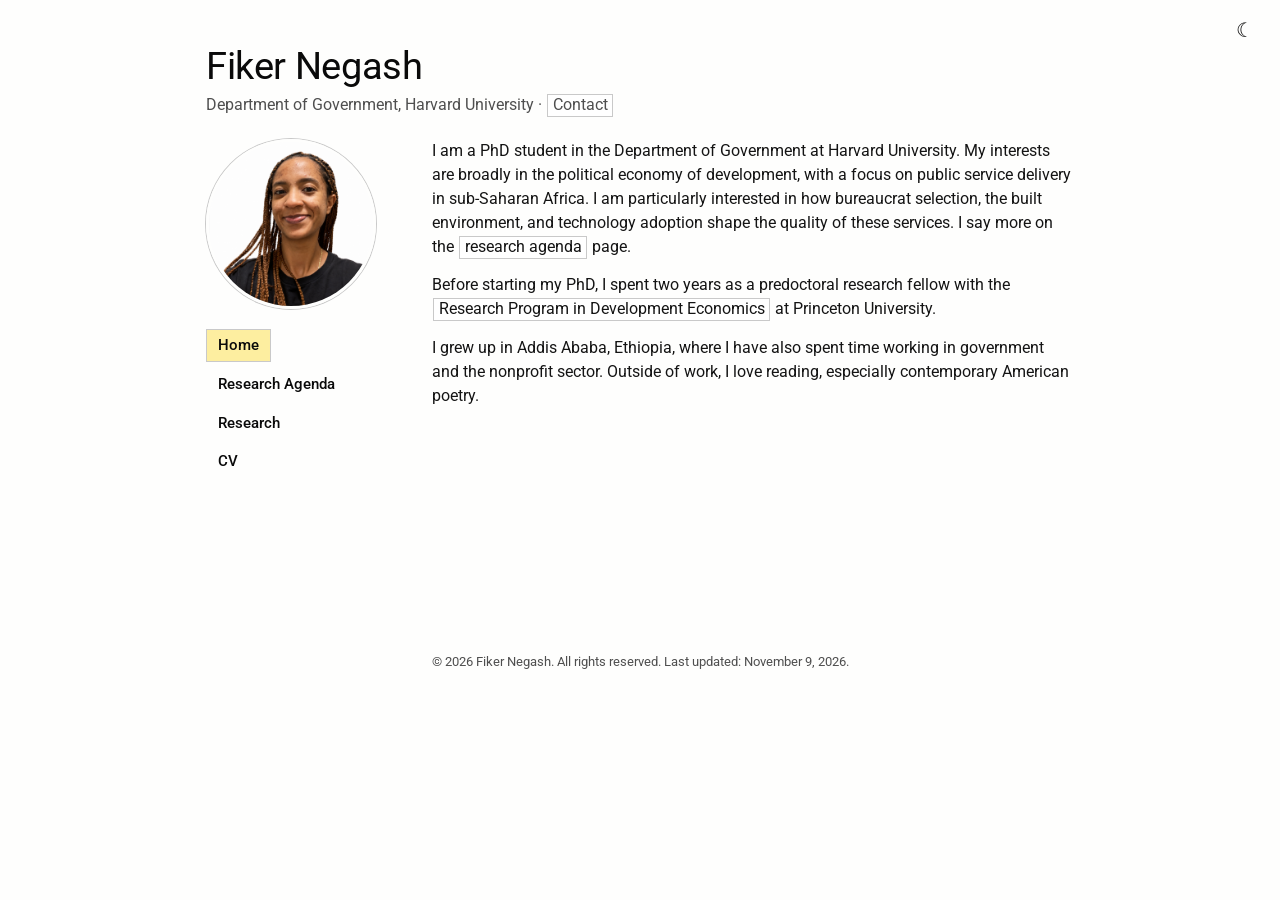
<file: index.html>
<!doctype html>
<html lang="en">
<head>
<meta charset="utf-8">
<meta name="viewport" content="width=device-width, initial-scale=1">
<title>Fiker Negash</title>
<meta name="google-site-verification" content="ApMisg24Geh-sdJFh1NcEoFZkwer465RNLs2TPxJVoA">
<meta name="description" content="Fiker Negash is a PhD student in the Department of Government at Harvard University studying the political economy of development and public service delivery in sub-Saharan Africa.">
<link rel="preconnect" href="https://fonts.googleapis.com">
<link rel="preconnect" href="https://fonts.gstatic.com" crossorigin>
<link href="https://fonts.googleapis.com/css2?family=Roboto:ital,wght@0,300;0,400;0,500;0,700;1,400&display=swap" rel="stylesheet">
<link rel="stylesheet" href="style.css?v=20261109q">
<script src="theme.js?v=20261109q"></script>
</head>
<body>
<button id="theme-toggle" type="button" aria-label="Switch to dark mode">☾</button>
<div class="wrap top">
  <h1 class="big-name">Fiker Negash</h1>
  <p class="affil">Department of Government, Harvard University &middot; <a href="mailto:fnegash@g.harvard.edu">Contact</a></p>
</div>
<div class="layout wrap">
<aside class="side">
  <img class="portrait-img" src="profile_pic.png" alt="Fiker Negash">
  <nav aria-label="Site"><ul>
    <li><a href="index.html" aria-current="page">Home</a></li>
    <li><a href="agenda.html">Research Agenda</a></li>
    <li><a href="research.html">Research</a></li>
    <li><a href="cv.pdf">CV</a></li>
  </ul></nav>
</aside>
<main>
  <p>I am a PhD student in the Department of Government at Harvard University. My interests are broadly in the political economy of development, with a focus on public service delivery in sub-Saharan Africa. I am particularly interested in how bureaucrat selection, the built environment, and technology adoption shape the quality of these services. I say more on the <a href="agenda.html">research agenda</a> page.</p>
  <p class="below">Before starting my PhD, I spent two years as a predoctoral research fellow with the <a href="https://rpde.princeton.edu/">Research Program in Development Economics</a> at Princeton University.</p>
  <p>I grew up in Addis Ababa, Ethiopia, where I have also spent time working in government and the nonprofit sector. Outside of work, I love reading, especially contemporary American poetry.</p>
  <div class="clear"></div>

</main>
</div>
<footer><div class="wrap">&copy; 2026 Fiker Negash. All rights reserved. Last updated: November 9, 2026.</div></footer>
</body>
</html>
</file>
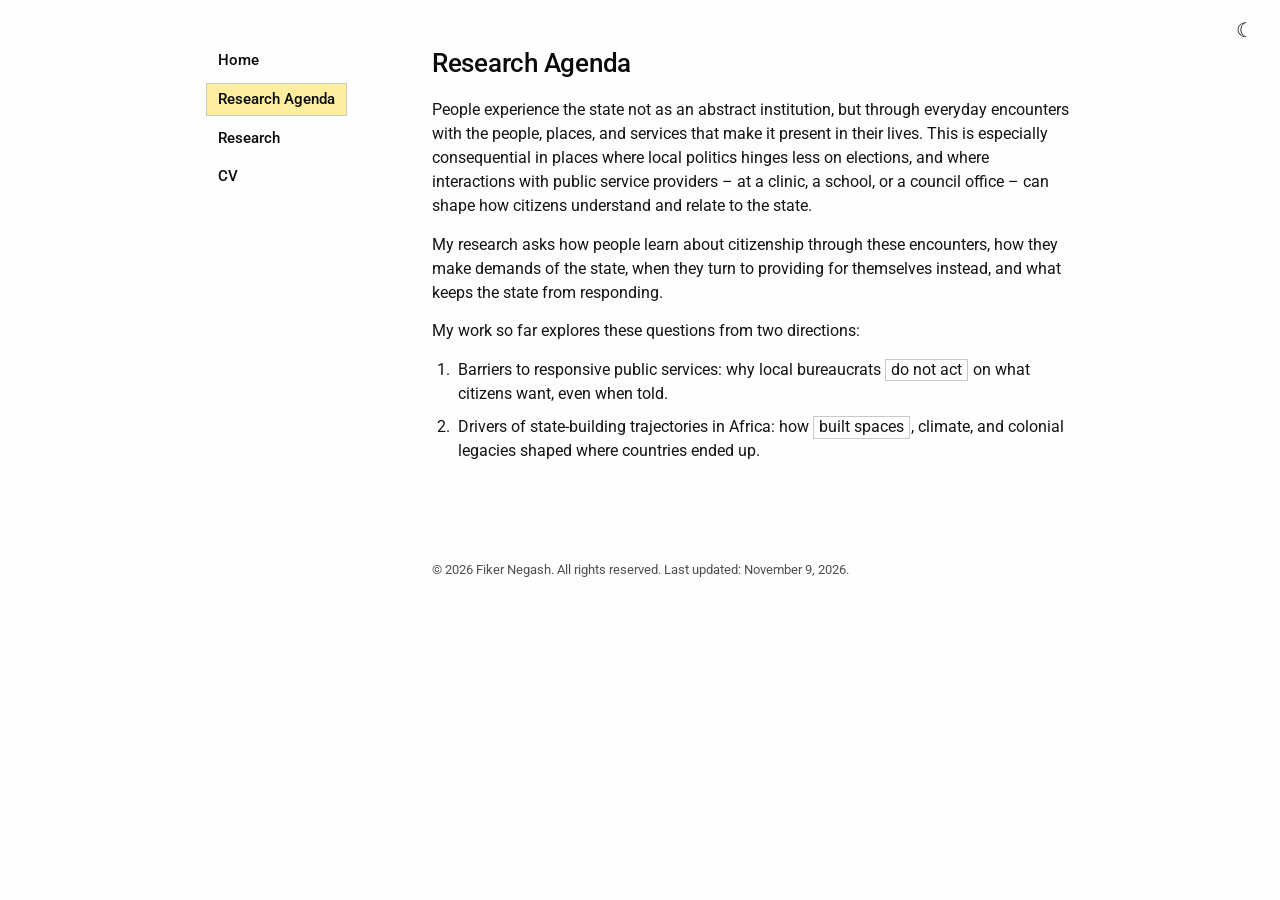
<file: agenda.html>
<!doctype html>
<html lang="en">
<head>
<meta charset="utf-8">
<meta name="viewport" content="width=device-width, initial-scale=1">
<title>Research Agenda — Fiker Negash</title>
<meta name="description" content="Fiker Negash’s research agenda: how everyday encounters with public service providers shape citizenship, demands on the state, and state responsiveness in sub-Saharan Africa and beyond.">
<link rel="preconnect" href="https://fonts.googleapis.com">
<link rel="preconnect" href="https://fonts.gstatic.com" crossorigin>
<link href="https://fonts.googleapis.com/css2?family=Roboto:ital,wght@0,300;0,400;0,500;0,700;1,400&display=swap" rel="stylesheet">
<link rel="stylesheet" href="style.css?v=20261109q">
<script src="theme.js?v=20261109q"></script>
</head>
<body>
<button id="theme-toggle" type="button" aria-label="Switch to dark mode">☾</button>
<div class="layout wrap">
<aside class="side">
  <nav aria-label="Site"><ul>
    <li><a href="index.html">Home</a></li>
    <li><a href="agenda.html" aria-current="page">Research Agenda</a></li>
    <li><a href="research.html">Research</a></li>
    <li><a href="cv.pdf">CV</a></li>
  </ul></nav>
</aside>
<main>
  <h1>Research Agenda</h1>
  <p>People experience the state not as an abstract institution, but through everyday encounters with the people, places, and services that make it present in their lives. This is especially consequential in places where local politics hinges less on elections, and where interactions with public service providers &ndash; at a clinic, a school, or a council office &ndash; can shape how citizens understand and relate to the state.</p>
  <p>My research asks how people learn about citizenship through these encounters, how they make demands of the state, when they turn to providing for themselves instead, and what keeps the state from responding.</p>
  <p>My work so far explores these questions from two directions:</p>
  <ol class="projects">
    <li>Barriers to responsive public services: why local bureaucrats <a href="research.html#dont-know-dont-care">do not act</a> on what citizens want, even when told.</li>
    <li>Drivers of state-building trajectories in Africa: how <a href="research.html#where-the-council-sits">built spaces</a>, climate, and colonial legacies shaped where countries ended up.</li>
  </ol>
</main>
</div>
<footer><div class="wrap">&copy; 2026 Fiker Negash. All rights reserved. Last updated: November 9, 2026.</div></footer>
</body>
</html>
</file>
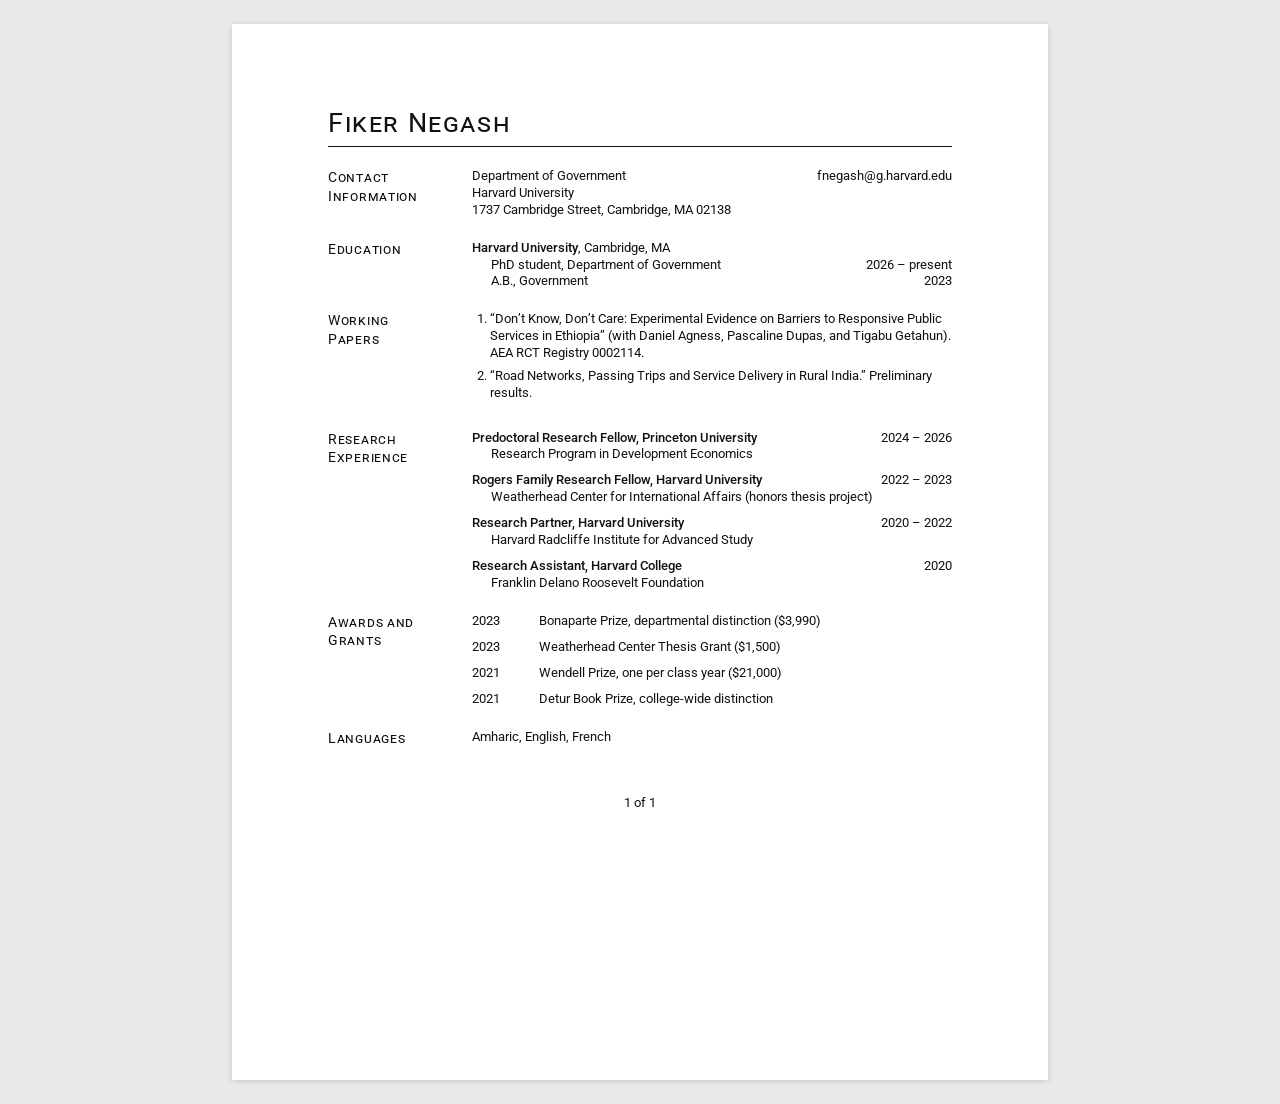
<file: cv.html>
<!doctype html>
<html lang="en">
<head>
<meta charset="utf-8">
<meta name="viewport" content="width=device-width, initial-scale=1">
<title>Fiker Negash — CV</title>
<link rel="preconnect" href="https://fonts.googleapis.com">
<link rel="preconnect" href="https://fonts.gstatic.com" crossorigin>
<link href="https://fonts.googleapis.com/css2?family=Roboto:ital,wght@0,300;0,400;0,500;0,700;1,400&display=swap" rel="stylesheet">
<style>
/* CV page. Source for cv.pdf: print this page from Chrome (Letter, no headers/footers). Layout modelled on a two-column academic CV. */
@page { size: letter; margin: 0.85in 1in 0.8in 1in; }
* { box-sizing: border-box; }
html { font-size: 9.5pt; }
body { margin: 0; color: #111; background: #fff; font-family: "Roboto", "Helvetica Neue", Arial, sans-serif; line-height: 1.32; }
.page { max-width: 6.5in; margin: 0 auto; padding: 0.85in 0 0.8in; }
h1 { font-size: 20pt; font-weight: 400; font-variant: small-caps; letter-spacing: .06em; margin: 0 0 4pt; padding-bottom: 4pt; border-bottom: 0.6pt solid #111; }
section { display: grid; grid-template-columns: 1.3in 1fr; column-gap: 0.2in; margin-top: 16pt; }
section h2 { font-size: 10.5pt; font-weight: 400; font-variant: small-caps; letter-spacing: .05em; margin: 0; line-height: 1.3; }
.body { min-width: 0; }
.row { display: flex; justify-content: space-between; align-items: baseline; gap: 12pt; }
.row + .row, .block + .block { margin-top: 7pt; }
.sub { padding-left: 14pt; }
.sub .row + .row { margin-top: 0; }
.date { white-space: nowrap; }
.contact { display: grid; grid-template-columns: auto 1fr; column-gap: 24pt; } .contact div:first-child { white-space: nowrap; } .contact div:last-child { text-align: right; }
b { font-weight: 500; }
ol { margin: 0; padding-left: 1.4em; }
li { margin: 0 0 5pt; }
a { color: inherit; text-decoration: none; }
.years .row { justify-content: flex-start; gap: 14pt; }
.years .yr { width: 0.5in; flex: none; }
.note { padding-left: 14pt; }
footer { text-align: center; font-size: 9.5pt; margin-top: 36pt; }
@media screen { body { background: #e9e9e9; } .page { background: #fff; padding: 0.85in 1in 0.8in; max-width: 8.5in; min-height: 11in; margin: 24px auto; box-shadow: 0 1px 6px rgba(0,0,0,.15); } }
@media print { .page { padding: 0; margin: 0; max-width: none; } footer { position: fixed; bottom: 0; left: 0; right: 0; } }
</style>
</head>
<body>
<div class="page">
<h1>Fiker Negash</h1>

<section>
  <h2>Contact<br>Information</h2>
  <div class="body contact">
    <div>Department of Government<br>Harvard University<br>1737 Cambridge Street, Cambridge, MA 02138</div>
    <div><a href="mailto:fnegash@g.harvard.edu">fnegash@g.harvard.edu</a></div>
  </div>
</section>

<section>
  <h2>Education</h2>
  <div class="body">
    <div class="block">
      <div class="row"><span><b>Harvard University</b>, Cambridge, MA</span></div>
      <div class="sub">
        <div class="row"><span>PhD student, Department of Government</span><span class="date">2026 &ndash; present</span></div>
        <div class="row"><span>A.B., Government</span><span class="date">2023</span></div>
      </div>
    </div>
  </div>
</section>

<section>
  <h2>Working<br>Papers</h2>
  <div class="body">
    <ol>
      <li>&ldquo;Don&rsquo;t Know, Don&rsquo;t Care: Experimental Evidence on Barriers to Responsive Public Services in Ethiopia&rdquo; (with Daniel Agness, Pascaline Dupas, and Tigabu Getahun). <a href="https://www.socialscienceregistry.org/trials/2114">AEA RCT Registry 0002114</a>.</li>
      <li>&ldquo;Road Networks, Passing Trips and Service Delivery in Rural India.&rdquo; Preliminary results.</li>
    </ol>
  </div>
</section>

<section>
  <h2>Research<br>Experience</h2>
  <div class="body">
    <div class="block">
      <div class="row"><span><b>Predoctoral Research Fellow, Princeton University</b></span><span class="date">2024 &ndash; 2026</span></div>
      <div class="sub">Research Program in Development Economics</div>
    </div>
    <div class="block">
      <div class="row"><span><b>Rogers Family Research Fellow, Harvard University</b></span><span class="date">2022 &ndash; 2023</span></div>
      <div class="sub">Weatherhead Center for International Affairs (honors thesis project)</div>
    </div>
    <div class="block">
      <div class="row"><span><b>Research Partner, Harvard University</b></span><span class="date">2020 &ndash; 2022</span></div>
      <div class="sub">Harvard Radcliffe Institute for Advanced Study</div>
    </div>
    <div class="block">
      <div class="row"><span><b>Research Assistant, Harvard College</b></span><span class="date">2020</span></div>
      <div class="sub">Franklin Delano Roosevelt Foundation</div>
    </div>
  </div>
</section>

<section>
  <h2>Awards and<br>Grants</h2>
  <div class="body years">
    <div class="row"><span class="yr">2023</span><span>Bonaparte Prize, departmental distinction ($3,990)</span></div>
    <div class="row"><span class="yr">2023</span><span>Weatherhead Center Thesis Grant ($1,500)</span></div>
    <div class="row"><span class="yr">2021</span><span>Wendell Prize, one per class year ($21,000)</span></div>
    <div class="row"><span class="yr">2021</span><span>Detur Book Prize, college-wide distinction</span></div>
  </div>
</section>

<section>
  <h2>Languages</h2>
  <div class="body">Amharic, English, French</div>
</section>

<footer>1 of 1</footer>
</div>
</body>
</html>
</file>
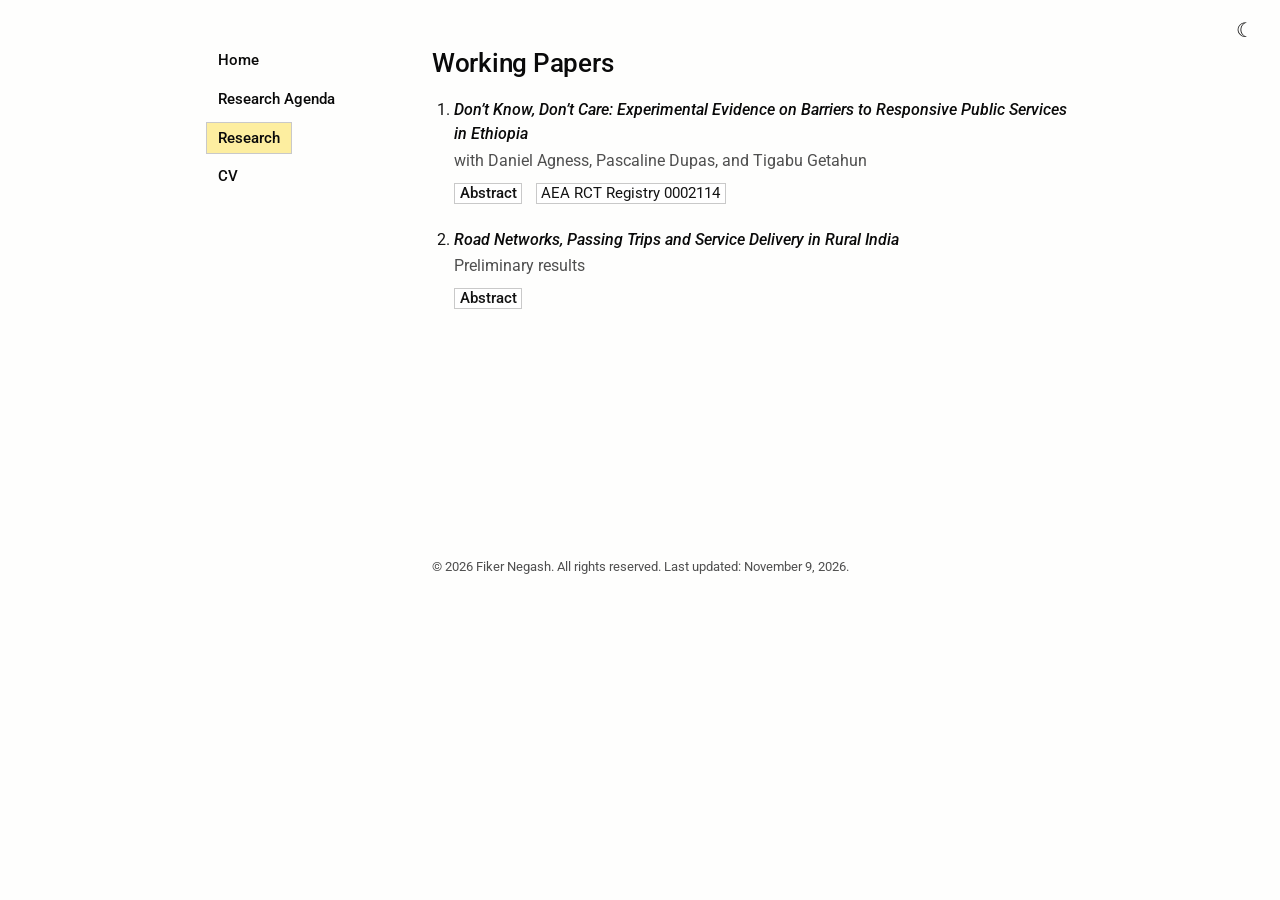
<file: research.html>
<!doctype html>
<html lang="en">
<head>
<meta charset="utf-8">
<meta name="viewport" content="width=device-width, initial-scale=1">
<title>Research — Fiker Negash</title>
<meta name="description" content="Working papers by Fiker Negash on barriers to responsive public services in Ethiopia and on road networks, passing trips, and service delivery in rural India.">
<link rel="preconnect" href="https://fonts.googleapis.com">
<link rel="preconnect" href="https://fonts.gstatic.com" crossorigin>
<link href="https://fonts.googleapis.com/css2?family=Roboto:ital,wght@0,300;0,400;0,500;0,700;1,400&display=swap" rel="stylesheet">
<link rel="stylesheet" href="style.css?v=20261109q">
<script src="theme.js?v=20261109q"></script>
</head>
<body>
<button id="theme-toggle" type="button" aria-label="Switch to dark mode">☾</button>
<div class="layout wrap">
<aside class="side">
  <nav aria-label="Site"><ul>
    <li><a href="index.html">Home</a></li>
    <li><a href="agenda.html">Research Agenda</a></li>
    <li><a href="research.html" aria-current="page">Research</a></li>
    <li><a href="cv.pdf">CV</a></li>
  </ul></nav>
</aside>
<main>
  <h1>Working Papers</h1>
  <ol class="papers">
    <li id="dont-know-dont-care"><span class="title">Don&rsquo;t Know, Don&rsquo;t Care: Experimental Evidence on Barriers to Responsive Public Services in Ethiopia</span>
      <span class="authors">with Daniel Agness, Pascaline Dupas, and Tigabu Getahun</span>
      <span class="links"><details><summary>Abstract</summary>
        <p>Using survey data on citizens, firms, and local government officials in Ethiopia&rsquo;s decentralized bureaucracy, we document low knowledge of public priorities among local bureaucrats and a substantial mismatch between their priorities and those of the public. We rule out information frictions as the main cause: bureaucrats fail to update beliefs or adapt policy when given feedback on citizens&rsquo; and firms&rsquo; priorities, even in sectors over which they have high autonomy, and their demand for such information is very low. Bureaucrats also do not react when they know feedback from citizens and firms is being collected, which suggests low accountability. These results challenge standard assumptions in models of fiscal federalism and highlight the limits of decentralized bureaucracies in providing locally tailored services without incentives or intrinsic motivation to meet public demand.</p>
      </details>
      <a href="https://www.socialscienceregistry.org/trials/2114">AEA RCT Registry 0002114</a></span></li>
    <li id="where-the-council-sits"><span class="title">Road Networks, Passing Trips and Service Delivery in Rural India</span>
      <span class="authors">Preliminary results</span>
      <span class="links"><details><summary>Abstract</summary>
        <p>This paper develops a measure of incidental contact between citizens and local officials in rural India: how often people&rsquo;s everyday journeys take them past their village council (gram panchayat) office, creating opportunities for encounters beyond the formal business of visiting it. Using public data on villages, roads, and council offices, it constructs this measure for 2,992 councils across 11 districts of Madhya Pradesh and examines how these opportunities for casual contact relate to demand for work under the rural jobs programme, where households must formally approach the council to request employment. Exploiting new rural roads built between 2016 and 2023, which changed how often people passed council offices without necessarily changing travel times, the paper isolates how opportunities for informal, everyday contact shape citizens&rsquo; engagement with the local state.</p>
      </details></span></li>
  </ol>
</main>
</div>
<footer><div class="wrap">&copy; 2026 Fiker Negash. All rights reserved. Last updated: November 9, 2026.</div></footer>
</body>
</html>
</file>
<file: style.css>
/* Fiker Negash — site stylesheet. Minimal, with a faint neobrutalist trace: hairline rules, pale yellow active tab, no shadows. Font: Roboto via Google Fonts (as on guygrossman.com). */

:root {
  --bg: #fefefd;
  --text: #141414;
  --heading: #0a0a0a;
  --muted: #4f4f4f;
  --ink: #c9c9c9;         /* hairline rule colour */
  --ink-strong: #0a0a0a;
  --accent: #fdeea0;      /* pale yellow */
  --accent-2: #ff8a3d;    /* orange, used sparingly */
  --surface: #ffffff;
  --shadow: none;
  --shadow-sm: none;
}
:root[data-theme="dark"] {
  --bg: #161616;
  --text: #ececec;
  --heading: #ffffff;
  --muted: #b0b0b0;
  --ink: #3a3a3a;
  --ink-strong: #f2f2f2;
  --accent: #d9c86a;
  --accent-2: #ff9a55;
  --surface: #1f1f1f;
}

* { box-sizing: border-box; }
html { font-size: 16px; }
body {
  margin: 0;
  position: relative;
  background: var(--bg);
  color: var(--text);
  font-family: "Roboto", "Helvetica Neue", Arial, sans-serif;
  font-weight: 400;
  line-height: 1.5;
  transition: background .2s ease, color .2s ease;
}
.wrap { max-width: 900px; margin: 0 auto; padding: 0 16px; }

/* Layout: tabs stacked in a left column, content on the right */
.layout { display: grid; grid-template-columns: 170px 1fr; column-gap: 56px; align-items: start; padding-top: 44px; }
.top { padding-top: 44px; }
.top + .layout { padding-top: 22px; }
.side { position: sticky; top: 32px; }
nav ul { list-style: none; margin: 0; padding: 0; display: flex; flex-direction: column; align-items: flex-start; gap: 6px; }
nav a {
  display: inline-block;
  color: var(--heading);
  text-decoration: none;
  font-weight: 500;
  font-size: .95rem;
  padding: 4px 11px;
  border: 1px solid transparent;
  transition: transform .1s ease, box-shadow .1s ease, background .1s ease;
}
nav a:hover { background: var(--accent); color: #0a0a0a; }
nav a[aria-current="page"] { border-color: var(--ink); background: var(--accent); color: #0a0a0a; }
#theme-toggle { position: absolute; top: 16px; right: 20px; background: none; border: none; padding: 4px 6px; color: var(--heading); font: inherit; font-size: 1.25rem; line-height: 1; cursor: pointer; }
#theme-toggle:hover { color: var(--accent-2); }

/* Body text */
main { padding: 0 0 56px; min-height: 55vh; min-width: 0; }
h1 { font-size: 1.6rem; font-weight: 500; color: var(--heading); margin: 0 0 1rem; letter-spacing: -.01em; }
h2 { font-size: 1.1rem; font-weight: 500; color: var(--heading); margin: 1.8rem 0 .6rem; }
p { margin: 0 0 .9rem; }
em { font-style: italic; }

/* Links: boxed with a hard shadow on hover */
main a, footer a, .top a {
  color: inherit;
  text-decoration: none;
  border: 1px solid var(--ink);
  padding: 0 .3em;
  margin: 0 .05em;
  line-height: 1.3;
  white-space: nowrap;
  background: var(--surface);
  transition: transform .1s ease, box-shadow .1s ease, background .1s ease;
  display: inline-block;
}
main a:hover, footer a:hover, .top a:hover { background: var(--accent); color: #0a0a0a; border-color: var(--muted); }

/* Home: big name, affiliation line, photo on the right */
.big-name { font-size: 2.4rem; font-weight: 400; letter-spacing: -.01em; margin: 0 0 .3rem; line-height: 1.15; }
.affil { color: var(--muted); margin-bottom: 0; font-weight: 400; }
.portrait-img { display: block; width: 170px; height: 170px; object-fit: cover; border-radius: 50%; border: 3px solid var(--bg); box-shadow: 0 0 0 1px var(--ink); margin: 0 0 20px; }
.clear { clear: both; }
.below { clear: both; }

/* Research agenda: numbered projects */
ol.projects { padding-left: 1.4rem; margin: 0 0 1.4rem; }
ol.projects li { margin-bottom: .6rem; padding-left: .2rem; }

/* Research page: papers with collapsible abstracts */
ol.papers { padding-left: 1.4rem; margin: 0; }
ol.papers li { margin-bottom: 1.5rem; }
ol.papers .title { color: var(--heading); font-style: italic; font-weight: 500; }
ol.papers .authors { display: block; margin-top: .15rem; color: var(--muted); }
ol.papers .links { display: flex; flex-wrap: wrap; gap: .5rem .8rem; align-items: baseline; margin-top: .55rem; font-size: .92rem; }
details { display: inline; }
details summary { list-style: none; cursor: pointer; display: inline-block; border: 1px solid var(--ink); padding: 0 .3em; line-height: 1.3; background: var(--surface); font-weight: 500; transition: transform .1s ease, box-shadow .1s ease, background .1s ease; }
details summary::-webkit-details-marker { display: none; }
details summary:hover { background: var(--accent); color: #0a0a0a; }
details[open] summary { background: var(--accent); color: #0a0a0a; }
details p { display: block; margin: .7rem 0 .3rem; padding: .7rem .9rem; border-left: 2px solid var(--accent); background: var(--surface); font-size: .95rem; line-height: 1.45; }

footer { padding: 18px 0 48px; color: var(--muted); font-size: .82rem; text-align: center; }

@media (max-width: 640px) {
  html { font-size: 16px; }
  .layout { grid-template-columns: 1fr; padding-top: 20px; row-gap: 24px; }
  .side { position: static; }
  nav ul { flex-direction: row; flex-wrap: wrap; gap: 6px 8px; }
  #theme-toggle { top: 10px; right: 12px; }
  .portrait-img { width: 200px; height: 200px; margin: 0 0 18px; }
  .big-name { font-size: 2.1rem; }
}
@media (prefers-reduced-motion: reduce) {
  * { transition: none !important; }
}
</file>
